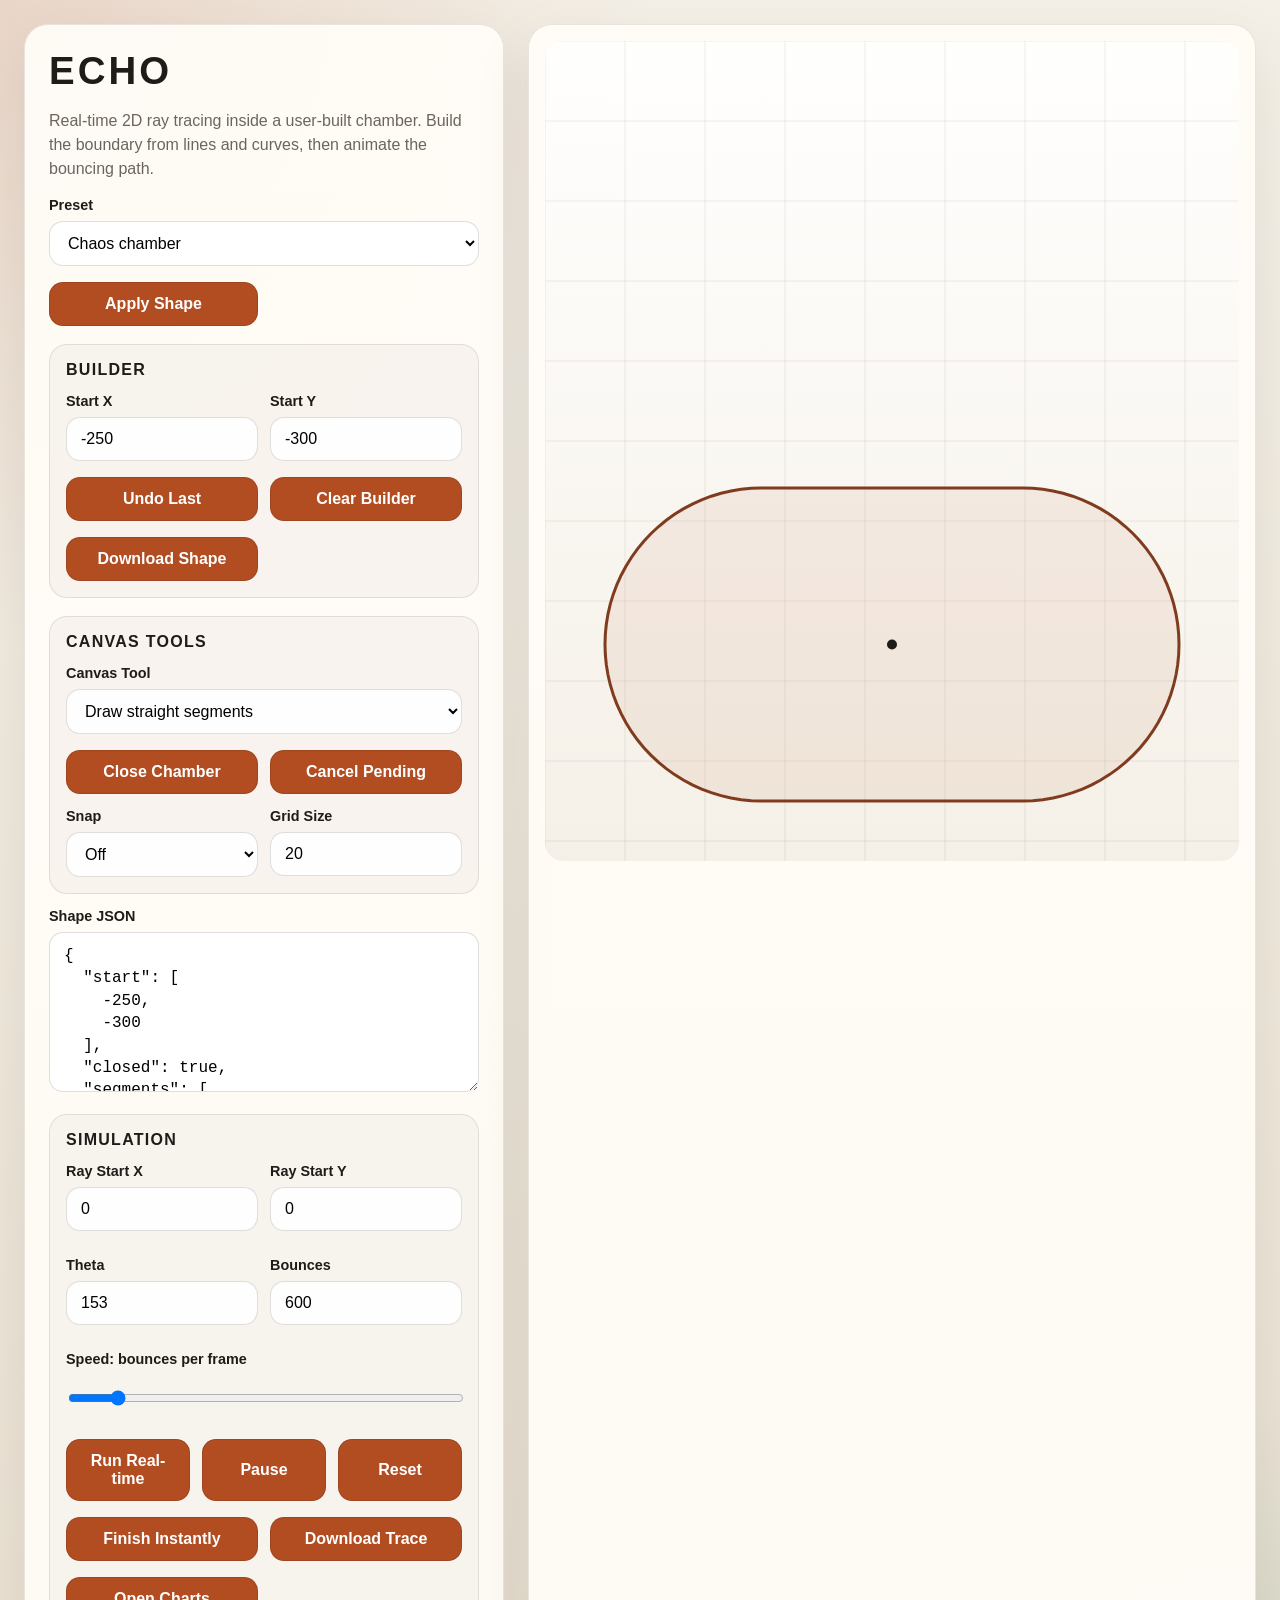
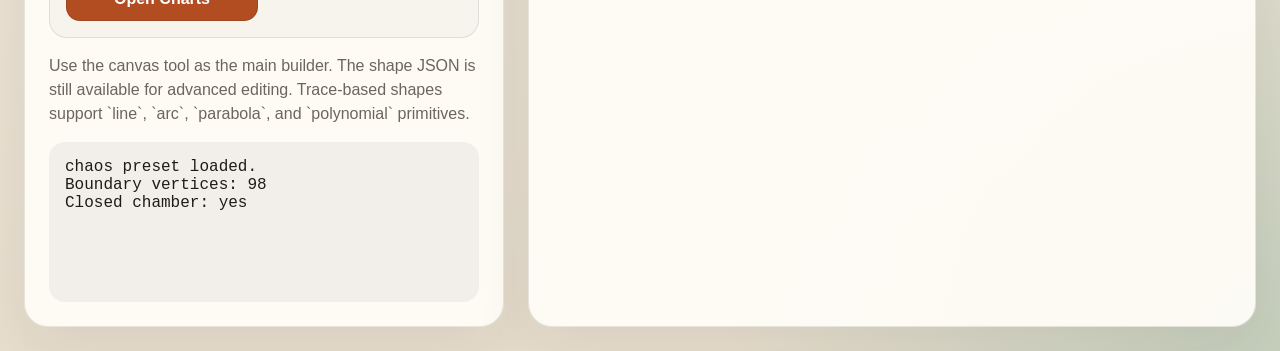
<file: web/index.html>
<!DOCTYPE html>
<html lang="en">
<head>
  <meta charset="utf-8">
  <meta name="viewport" content="width=device-width, initial-scale=1">
  <title>ECHO Simulator</title>
  <link rel="stylesheet" href="styles.css">
</head>
<body>
  <main class="layout">
    <section class="panel">
      <h1>ECHO</h1>
      <p class="lede">Real-time 2D ray tracing inside a user-built chamber. Build the boundary from lines and curves, then animate the bouncing path.</p>

      <label class="field">
        <span>Preset</span>
        <select id="preset">
          <option value="chaos">Chaos chamber</option>
          <option value="rectangular">Rectangle</option>
          <option value="irregular">Irregular polygon</option>
          <option value="trace">Trace builder demo</option>
        </select>
      </label>

      <div class="row">
        <button id="applyShape" type="button">Apply Shape</button>
      </div>

      <div class="subpanel">
        <h2>Builder</h2>
        <div class="grid">
          <label class="field">
            <span>Start X</span>
            <input id="builderStartX" type="number" value="-250">
          </label>
          <label class="field">
            <span>Start Y</span>
            <input id="builderStartY" type="number" value="-300">
          </label>
        </div>

        <div class="row">
          <button id="undoPrimitive" type="button">Undo Last</button>
          <button id="clearBuilder" type="button">Clear Builder</button>
        </div>

        <div class="row">
          <button id="downloadShape" type="button">Download Shape</button>
        </div>
      </div>

      <div class="subpanel">
        <h2>Canvas Tools</h2>
        <label class="field">
          <span>Canvas Tool</span>
          <select id="canvasTool">
            <option value="line">Draw straight segments</option>
            <option value="arc">Draw arc from current endpoint</option>
            <option value="parabola">Draw parabola from current endpoint</option>
            <option value="edit">Edit points</option>
            <option value="ray-start">Place ray start</option>
          </select>
        </label>

        <div class="row">
          <button id="closeCanvasShape" type="button">Close Chamber</button>
          <button id="cancelCanvasTool" type="button">Cancel Pending</button>
        </div>

        <div class="grid">
          <label class="field">
            <span>Snap</span>
            <select id="snapMode">
              <option value="off">Off</option>
              <option value="grid">Grid</option>
            </select>
          </label>
          <label class="field">
            <span>Grid Size</span>
            <input id="snapSize" type="number" value="20" min="1">
          </label>
        </div>
      </div>

      <label class="field">
        <span>Shape JSON</span>
        <textarea id="shapeJson" spellcheck="false"></textarea>
      </label>

      <div class="subpanel">
        <h2>Simulation</h2>
        <div class="grid">
          <label class="field">
            <span>Ray Start X</span>
            <input id="startX" type="number" value="0">
          </label>
          <label class="field">
            <span>Ray Start Y</span>
            <input id="startY" type="number" value="0">
          </label>
          <label class="field">
            <span>Theta</span>
            <input id="theta" type="number" value="153">
          </label>
          <label class="field">
            <span>Bounces</span>
            <input id="steps" type="number" min="1" value="600">
          </label>
          <label class="field field-span">
            <span>Speed: bounces per frame</span>
            <input id="speed" type="range" min="1" max="40" value="4">
          </label>
        </div>

        <div class="row triple">
          <button id="run" type="button">Run Real-time</button>
          <button id="pause" type="button">Pause</button>
          <button id="reset" type="button">Reset</button>
        </div>

        <div class="row">
          <button id="finish" type="button">Finish Instantly</button>
          <button id="downloadTrace" type="button">Download Trace</button>
        </div>

        <div class="row">
          <button id="openCharts" type="button">Open Charts</button>
        </div>
      </div>

      <p class="hint">Use the canvas tool as the main builder. The shape JSON is still available for advanced editing. Trace-based shapes support `line`, `arc`, `parabola`, and `polynomial` primitives.</p>
      <pre id="summary" class="summary"></pre>
    </section>

    <section class="stage">
      <canvas id="canvas" width="1200" height="900"></canvas>
    </section>
  </main>
  <script src="app.js"></script>
</body>
</html>
</file>
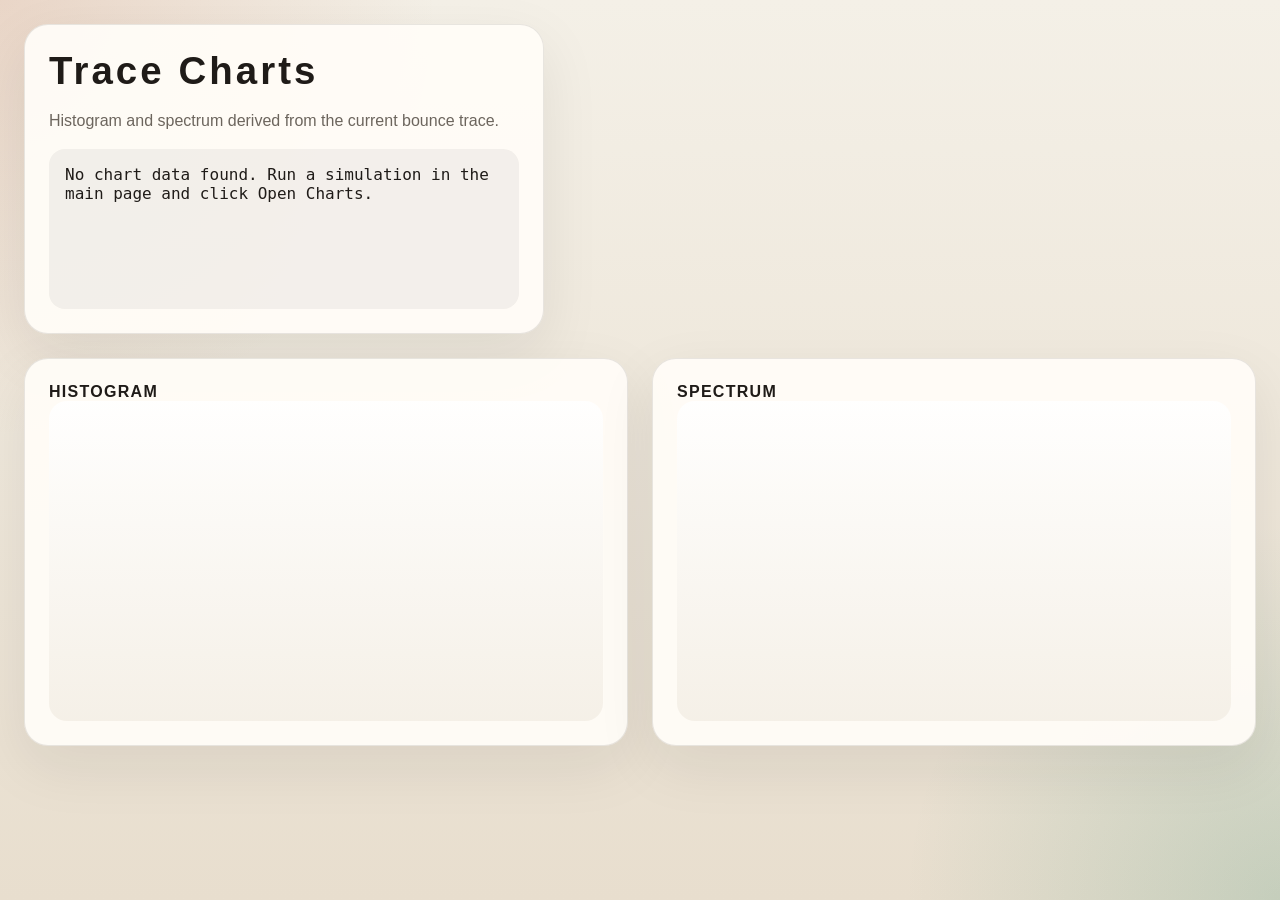
<file: web/charts.html>
<!DOCTYPE html>
<html lang="en">
<head>
  <meta charset="utf-8">
  <meta name="viewport" content="width=device-width, initial-scale=1">
  <title>ECHO Charts</title>
  <link rel="stylesheet" href="styles.css">
</head>
<body>
  <main class="charts-layout">
    <section class="panel charts-panel">
      <h1>Trace Charts</h1>
      <p class="lede">Histogram and spectrum derived from the current bounce trace.</p>
      <pre id="chartSummary" class="summary"></pre>
    </section>

    <section class="charts-grid">
      <article class="panel chart-card">
        <h2>Histogram</h2>
        <canvas id="histogramCanvas" width="900" height="520"></canvas>
      </article>
      <article class="panel chart-card">
        <h2>Spectrum</h2>
        <canvas id="spectrumCanvas" width="900" height="520"></canvas>
      </article>
    </section>
  </main>
  <script src="charts.js"></script>
</body>
</html>
</file>
<file: web/styles.css>
:root {
  --bg: #ede7db;
  --paper: rgba(255, 252, 247, 0.95);
  --ink: #1f1b18;
  --muted: #6c655d;
  --line: rgba(31, 27, 24, 0.1);
  --accent: #b24d22;
  --accent-dark: #7a3213;
  --trace: #0f7a5d;
  --trace-soft: rgba(15, 122, 93, 0.14);
}

* {
  box-sizing: border-box;
}

body {
  margin: 0;
  min-height: 100vh;
  color: var(--ink);
  background:
    radial-gradient(circle at top left, rgba(178, 77, 34, 0.16), transparent 28%),
    radial-gradient(circle at bottom right, rgba(15, 122, 93, 0.16), transparent 24%),
    linear-gradient(180deg, #f4f0e7, #e8dece);
  font-family: "Avenir Next", "Segoe UI", sans-serif;
}

.layout {
  display: grid;
  grid-template-columns: minmax(360px, 480px) 1fr;
  gap: 24px;
  padding: 24px;
}

.panel,
.stage {
  border: 1px solid var(--line);
  border-radius: 24px;
  background: var(--paper);
  box-shadow: 0 20px 60px rgba(31, 27, 24, 0.08);
}

.panel {
  padding: 24px;
}

.stage {
  padding: 16px;
}

h1,
h2 {
  margin: 0;
}

h1 {
  font-size: 2.4rem;
  letter-spacing: 0.08em;
}

h2 {
  font-size: 1rem;
  text-transform: uppercase;
  letter-spacing: 0.08em;
}

.lede,
.hint {
  color: var(--muted);
  line-height: 1.5;
}

.subpanel {
  margin-top: 18px;
  padding: 16px;
  border: 1px solid var(--line);
  border-radius: 18px;
  background: rgba(31, 27, 24, 0.03);
}

.field {
  display: block;
  margin-top: 14px;
}

.field span {
  display: block;
  margin-bottom: 8px;
  font-size: 0.9rem;
  font-weight: 600;
}

.field-span {
  grid-column: 1 / -1;
}

input,
select,
textarea,
button {
  width: 100%;
  border-radius: 14px;
  border: 1px solid rgba(31, 27, 24, 0.14);
  font: inherit;
}

input,
select,
textarea {
  padding: 12px 14px;
  background: rgba(255, 255, 255, 0.92);
}

textarea {
  min-height: 160px;
  resize: vertical;
  font-family: "SFMono-Regular", Consolas, monospace;
  line-height: 1.4;
}

button {
  padding: 12px 16px;
  background: var(--accent);
  color: white;
  font-weight: 700;
  cursor: pointer;
}

button:hover {
  background: var(--accent-dark);
}

.row,
.grid {
  display: grid;
  gap: 12px;
}

.row {
  grid-template-columns: 1fr 1fr;
  margin-top: 16px;
}

.row.triple {
  grid-template-columns: 1fr 1fr 1fr;
}

.grid {
  grid-template-columns: 1fr 1fr;
}

canvas {
  width: 100%;
  height: calc(100vh - 80px);
  min-height: 540px;
  display: block;
  border-radius: 18px;
  background:
    linear-gradient(180deg, rgba(255, 255, 255, 0.88), rgba(244, 239, 230, 0.92));
}

.summary {
  margin: 16px 0 0;
  padding: 16px;
  min-height: 160px;
  border-radius: 16px;
  background: rgba(31, 27, 24, 0.05);
  font-family: "SFMono-Regular", Consolas, monospace;
  white-space: pre-wrap;
}

.stage {
  position: relative;
}

canvas {
  cursor: crosshair;
}

.handle-label {
  pointer-events: none;
}

@media (max-width: 1040px) {
  .layout {
    grid-template-columns: 1fr;
  }

  canvas {
    height: 62vh;
  }
}

.charts-layout {
  display: grid;
  gap: 24px;
  padding: 24px;
}

.charts-panel {
  max-width: 520px;
}

.charts-grid {
  display: grid;
  grid-template-columns: 1fr 1fr;
  gap: 24px;
}

.chart-card canvas {
  width: 100%;
  height: auto;
  min-height: 0;
  cursor: default;
}

@media (max-width: 1040px) {
  .charts-grid {
    grid-template-columns: 1fr;
  }
}
</file>
